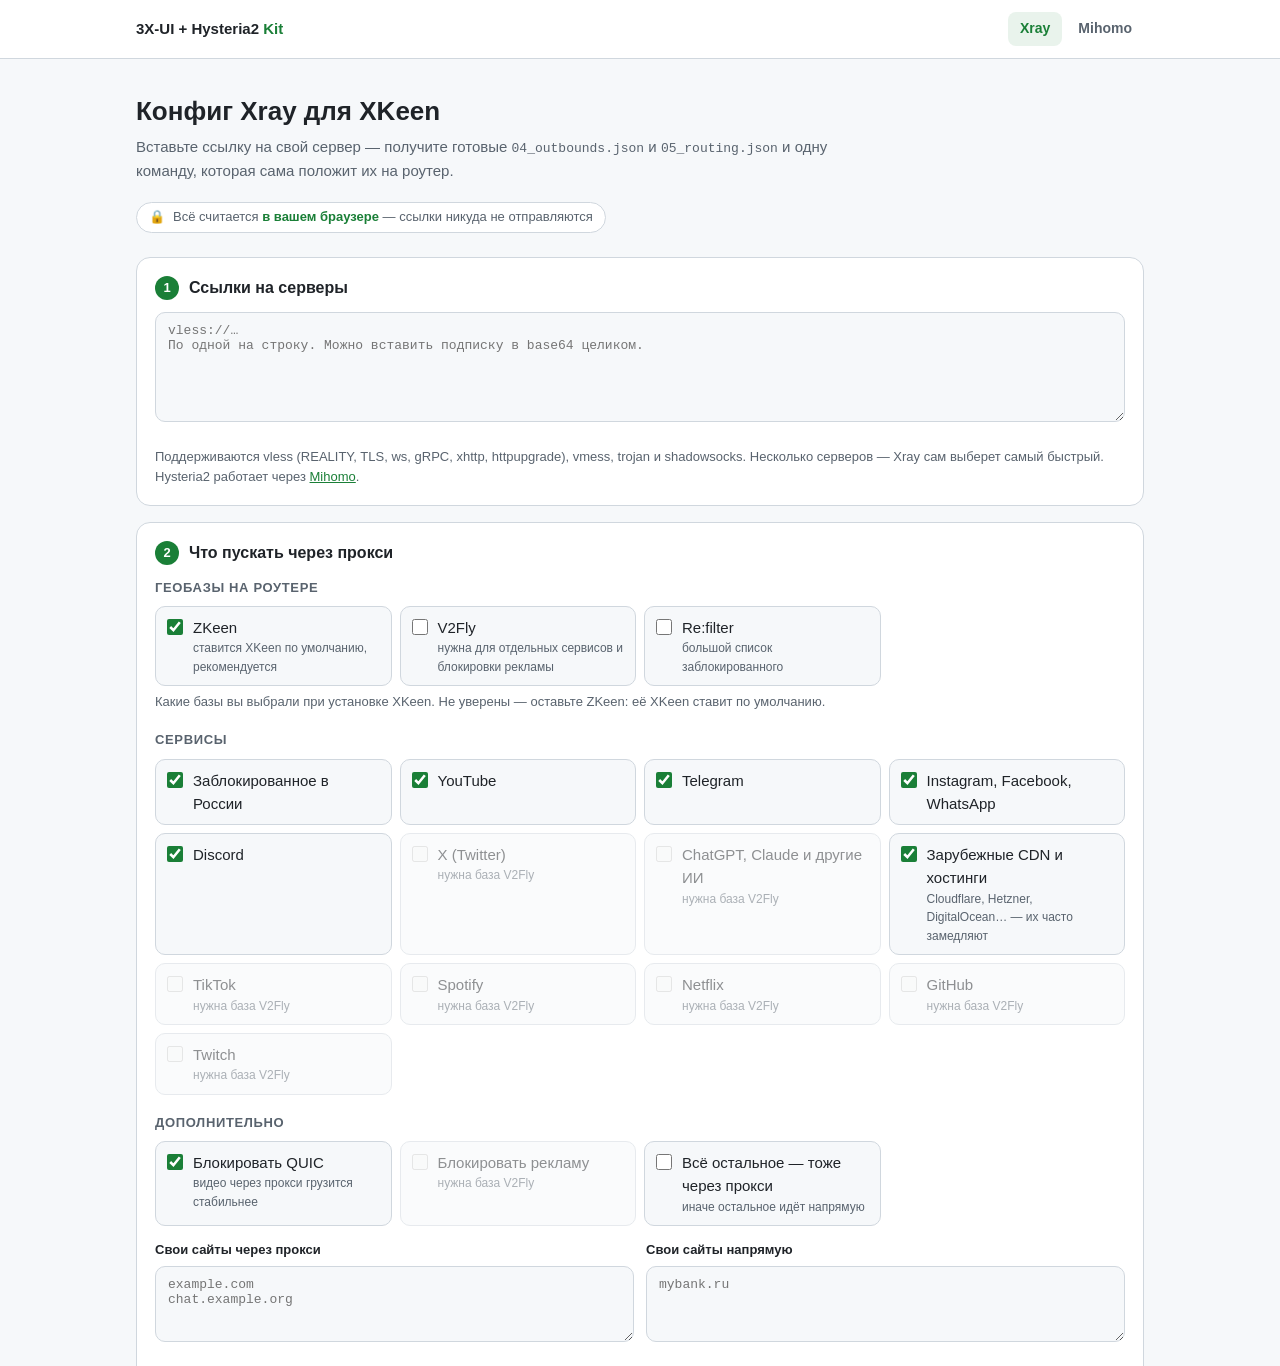
<file: tools/index.html>
<!DOCTYPE html>
<html lang="ru"><head><meta charset="utf-8"><title>Генераторы конфигов</title>
<meta http-equiv="refresh" content="0; url=xray/"></head>
<body><a href="xray/">Генератор Xray</a> · <a href="mihomo/">Генератор Mihomo</a></body></html>
</file>
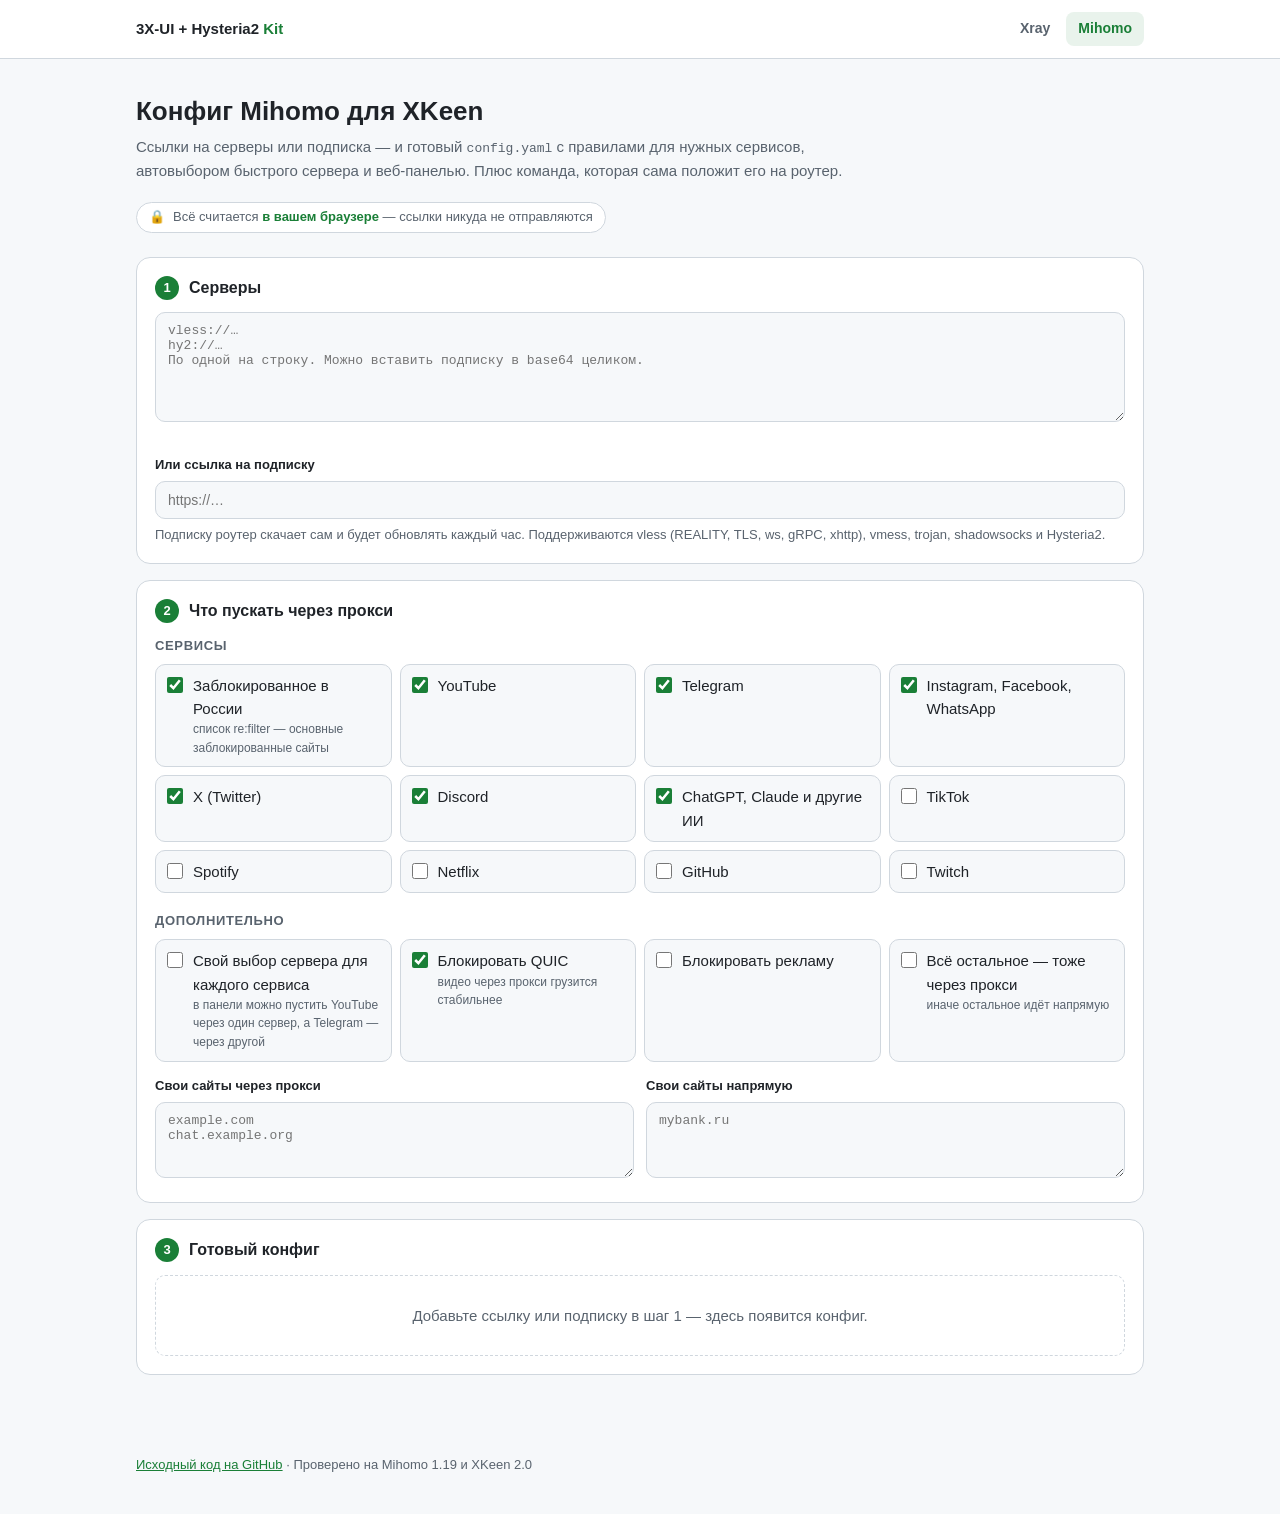
<file: tools/mihomo/index.html>
<!DOCTYPE html>
<html lang="ru">
<head>
<meta charset="utf-8">
<meta name="viewport" content="width=device-width, initial-scale=1">
<title>Генератор Mihomo для XKeen</title>
<meta name="description" content="Готовый config.yaml Mihomo для XKeen из ссылок vless, hy2, trojan, ss или подписки — прямо в браузере">
<link rel="icon" href="data:image/svg+xml,<svg xmlns='http://www.w3.org/2000/svg' viewBox='0 0 100 100'><text y='.9em' font-size='90'>🕶️</text></svg>">
<link rel="stylesheet" href="../lib/ui.css">
</head>
<body>
<header><div class="bar">
  <a class="brand" href="https://github.com/itsnotkubrick/Reality_Hysteria2">3X-UI + Hysteria2 <span>Kit</span></a>
  <nav><a href="../xray/">Xray</a><a class="on" href="../mihomo/">Mihomo</a></nav>
</div></header>

<main>
  <h1>Конфиг Mihomo для XKeen</h1>
  <p class="lead">Ссылки на серверы или подписка — и готовый <code>config.yaml</code> с правилами для нужных сервисов,
    автовыбором быстрого сервера и веб-панелью. Плюс команда, которая сама положит его на роутер.</p>
  <div class="privacy">🔒 <span>Всё считается <b>в вашем браузере</b> — ссылки никуда не отправляются</span></div>

  <section class="step">
    <h2><span class="num">1</span>Серверы</h2>
    <textarea id="links" class="mono" spellcheck="false" placeholder="vless://…&#10;hy2://…&#10;По одной на строку. Можно вставить подписку в base64 целиком."></textarea>
    <div class="parsed" id="parsed"></div>
    <label class="field" for="sub">Или ссылка на подписку</label>
    <input type="url" id="sub" class="mono" spellcheck="false" placeholder="https://…">
    <p class="hint">Подписку роутер скачает сам и будет обновлять каждый час. Поддерживаются vless (REALITY, TLS, ws, gRPC, xhttp),
      vmess, trojan, shadowsocks и Hysteria2.</p>
  </section>

  <section class="step">
    <h2><span class="num">2</span>Что пускать через прокси</h2>
    <div class="sub">Сервисы</div>
    <div class="grid" id="services"></div>
    <div class="sub">Дополнительно</div>
    <div class="grid">
      <label class="opt"><input type="checkbox" id="perService"><span>Свой выбор сервера для каждого сервиса<small>в панели можно пустить YouTube через один сервер, а Telegram — через другой</small></span></label>
      <label class="opt"><input type="checkbox" id="blockQuic" checked><span>Блокировать QUIC<small>видео через прокси грузится стабильнее</small></span></label>
      <label class="opt"><input type="checkbox" id="blockAds"><span>Блокировать рекламу</span></label>
      <label class="opt"><input type="checkbox" id="finalProxy"><span>Всё остальное — тоже через прокси<small>иначе остальное идёт напрямую</small></span></label>
    </div>
    <div class="two">
      <div><label class="field" for="proxyDomains">Свои сайты через прокси</label>
        <textarea id="proxyDomains" class="mono" rows="3" style="min-height:76px" placeholder="example.com&#10;chat.example.org"></textarea></div>
      <div><label class="field" for="directDomains">Свои сайты напрямую</label>
        <textarea id="directDomains" class="mono" rows="3" style="min-height:76px" placeholder="mybank.ru"></textarea></div>
    </div>
  </section>

  <section class="step">
    <h2><span class="num">3</span>Готовый конфиг</h2>
    <div id="result"><div class="empty">Добавьте ссылку или подписку в шаг 1 — здесь появится конфиг.</div></div>
  </section>
</main>
<footer><a href="https://github.com/itsnotkubrick/Reality_Hysteria2/tree/main/tools">Исходный код на GitHub</a> · Проверено на Mihomo 1.19 и XKeen 2.0</footer>

<script src="../lib/links.js"></script>
<script src="../lib/mihomo.js"></script>
<script src="../lib/ui.js"></script>
<script>
(function () {
  const { $, esc, store } = UI;
  const S = PM.MIHOMO_SERVICES;
  const saved = JSON.parse(store.get('mihomo') || '{}');
  // Секрет панели создаётся один раз на странице, чтобы не менялся при каждой правке.
  const secret = Array.from(crypto.getRandomValues(new Uint8Array(12)), (b) => b.toString(16).padStart(2, '0')).join('');
  let tab = 'cmd', yaml = '';

  $('#services').innerHTML = S.map((s) =>
    '<label class="opt"><input type="checkbox" name="svc" value="' + s.id + '"' +
    ((saved.services ? saved.services.includes(s.id) : s.on) ? ' checked' : '') + '>' +
    '<span>' + esc(s.label) + (s.hint ? '<small>' + esc(s.hint) + '</small>' : '') + '</span></label>').join('');
  ['perService', 'blockQuic', 'blockAds', 'finalProxy'].forEach((k) => { if (k in saved) $('#' + k).checked = saved[k]; });

  function opts() {
    return {
      services: Array.from(document.querySelectorAll('input[name=svc]:checked')).map((i) => i.value),
      subscription: /^https?:\/\/\S+$/.test($('#sub').value.trim()) ? $('#sub').value.trim() : '',
      perService: $('#perService').checked, blockQuic: $('#blockQuic').checked, blockAds: $('#blockAds').checked,
      finalProxy: $('#finalProxy').checked, proxyDomains: $('#proxyDomains').value, directDomains: $('#directDomains').value,
      secret,
    };
  }

  function show() {
    $('#out').textContent = tab === 'cmd' ? UI.routerCommand({ 'config.yaml': yaml }, '/opt/etc/mihomo', 'xkeen -mihomo') : yaml;
    $('#dl').style.display = tab === 'cmd' ? 'none' : '';
  }

  function render() {
    const o = opts();
    store.set('mihomo', JSON.stringify({ services: o.services, perService: o.perService, blockQuic: o.blockQuic, blockAds: o.blockAds, finalProxy: o.finalProxy }));
    const parsed = PM.parseText($('#links').value);
    UI.renderParsed($('#parsed'), parsed, []);
    let r = null, err = '';
    if (parsed.proxies.length || o.subscription) {
      try { r = PM.buildMihomo(parsed.proxies, o); } catch (e) { err = e.message; }
    }
    if ($('#sub').value.trim() && !o.subscription) err = 'Подписка должна начинаться с http:// или https://';
    if (!r) {
      yaml = '';
      $('#result').innerHTML = err ? '<div class="msg err">' + esc(err) + '</div>' : '<div class="empty">Добавьте ссылку или подписку в шаг 1 — здесь появится конфиг.</div>';
      return;
    }
    yaml = r.yaml;
    if (!$('#out')) {
      $('#result').innerHTML =
        '<div class="tabs" id="tabs"><button data-tab="cmd" class="on">Команда для роутера</button><button data-tab="yaml">config.yaml</button></div>' +
        '<div class="out"><pre class="code" id="out"></pre></div>' +
        '<div class="actions"><button class="btn" id="cp">Скопировать</button><button class="btn ghost" id="dl">Скачать config.yaml</button></div>' +
        '<ol class="how"><li>Подключитесь к роутеру: <code>ssh root@192.168.1.1 -p 222</code></li>' +
        '<li>Если XKeen сейчас работает на Xray, сначала выполните <code>xkeen -mihomo</code></li>' +
        '<li>Вставьте команду целиком и нажмите Enter — конфиг запишется, XKeen перезапустится.</li>' +
        '<li>Панель управления: <code>http://192.168.1.1:9090/ui</code>, секрет: <code id="sec"></code></li></ol>';
      UI.tabs($('#tabs'), (t) => { tab = t; show(); });
      $('#cp').onclick = (e) => UI.copy($('#out').textContent, e.target);
      $('#dl').onclick = () => UI.download('config.yaml', yaml);
    }
    $('#sec').textContent = secret;
    show();
  }

  document.addEventListener('input', render);
  document.addEventListener('change', render);
  render();
})();
</script>
</body>
</html>
</file>
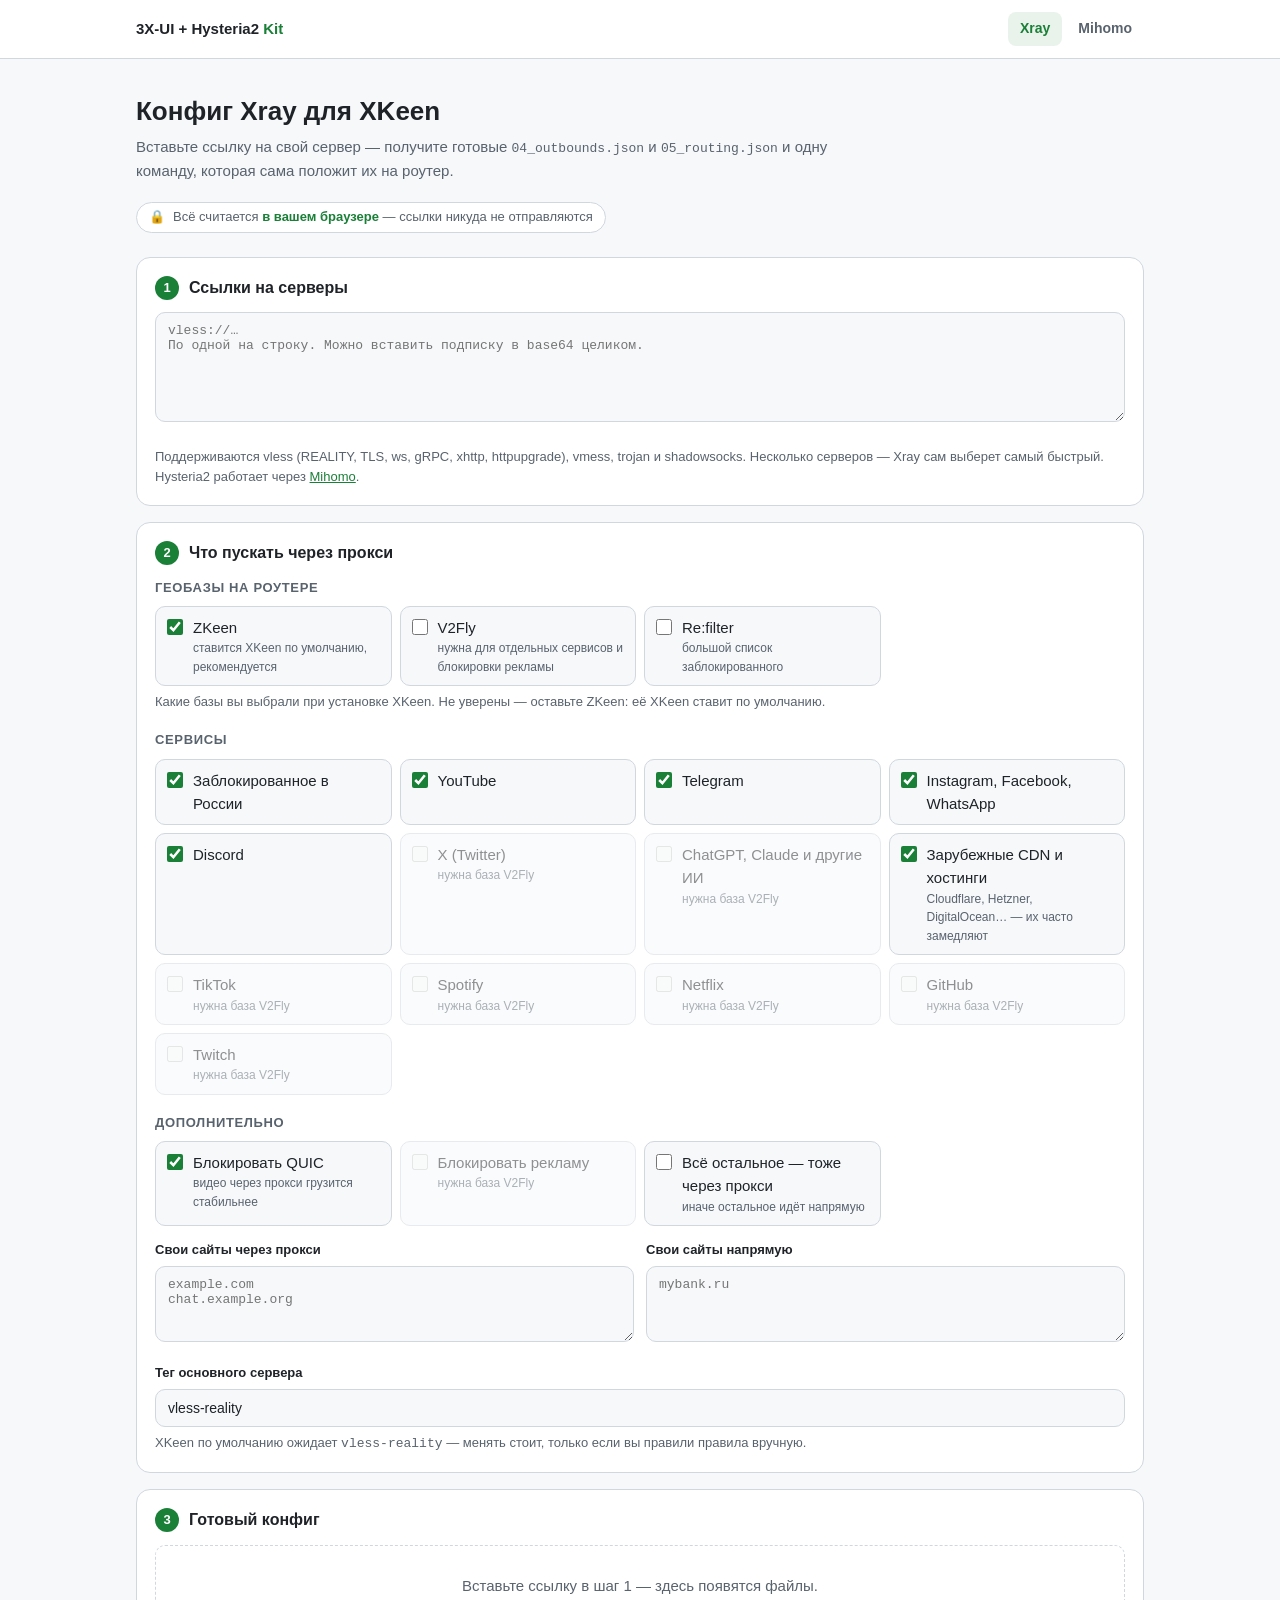
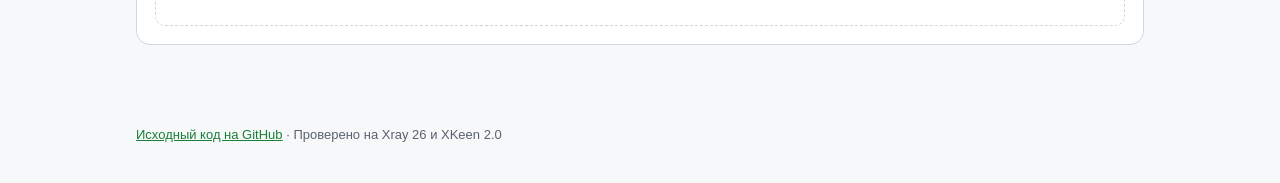
<file: tools/xray/index.html>
<!DOCTYPE html>
<html lang="ru">
<head>
<meta charset="utf-8">
<meta name="viewport" content="width=device-width, initial-scale=1">
<title>Генератор Xray для XKeen</title>
<meta name="description" content="Готовые 04_outbounds.json и 05_routing.json для XKeen из ссылки vless://, vmess://, trojan://, ss:// — прямо в браузере">
<link rel="icon" href="data:image/svg+xml,<svg xmlns='http://www.w3.org/2000/svg' viewBox='0 0 100 100'><text y='.9em' font-size='90'>🕶️</text></svg>">
<link rel="stylesheet" href="../lib/ui.css">
</head>
<body>
<header><div class="bar">
  <a class="brand" href="https://github.com/itsnotkubrick/Reality_Hysteria2">3X-UI + Hysteria2 <span>Kit</span></a>
  <nav><a class="on" href="../xray/">Xray</a><a href="../mihomo/">Mihomo</a></nav>
</div></header>

<main>
  <h1>Конфиг Xray для XKeen</h1>
  <p class="lead">Вставьте ссылку на свой сервер — получите готовые <code>04_outbounds.json</code> и <code>05_routing.json</code>
    и одну команду, которая сама положит их на роутер.</p>
  <div class="privacy">🔒 <span>Всё считается <b>в вашем браузере</b> — ссылки никуда не отправляются</span></div>

  <section class="step">
    <h2><span class="num">1</span>Ссылки на серверы</h2>
    <textarea id="links" class="mono" spellcheck="false" placeholder="vless://…&#10;По одной на строку. Можно вставить подписку в base64 целиком."></textarea>
    <div class="parsed" id="parsed"></div>
    <p class="hint">Поддерживаются vless (REALITY, TLS, ws, gRPC, xhttp, httpupgrade), vmess, trojan и shadowsocks.
      Несколько серверов — Xray сам выберет самый быстрый. Hysteria2 работает через <a href="../mihomo/">Mihomo</a>.</p>
  </section>

  <section class="step">
    <h2><span class="num">2</span>Что пускать через прокси</h2>
    <div class="sub">Геобазы на роутере</div>
    <div class="grid" id="bases"></div>
    <p class="hint">Какие базы вы выбрали при установке XKeen. Не уверены — оставьте ZKeen: её XKeen ставит по умолчанию.</p>
    <div class="sub">Сервисы</div>
    <div class="grid" id="services"></div>
    <div class="sub">Дополнительно</div>
    <div class="grid">
      <label class="opt"><input type="checkbox" id="blockQuic" checked><span>Блокировать QUIC<small>видео через прокси грузится стабильнее</small></span></label>
      <label class="opt" id="adsOpt"><input type="checkbox" id="blockAds"><span>Блокировать рекламу<small>нужна база V2Fly</small></span></label>
      <label class="opt"><input type="checkbox" id="finalProxy"><span>Всё остальное — тоже через прокси<small>иначе остальное идёт напрямую</small></span></label>
    </div>
    <div class="two">
      <div><label class="field" for="proxyDomains">Свои сайты через прокси</label>
        <textarea id="proxyDomains" class="mono" rows="3" style="min-height:76px" placeholder="example.com&#10;chat.example.org"></textarea></div>
      <div><label class="field" for="directDomains">Свои сайты напрямую</label>
        <textarea id="directDomains" class="mono" rows="3" style="min-height:76px" placeholder="mybank.ru"></textarea></div>
    </div>
    <label class="field" for="tag">Тег основного сервера</label>
    <input type="text" id="tag" value="vless-reality" spellcheck="false">
    <p class="hint">XKeen по умолчанию ожидает <code>vless-reality</code> — менять стоит, только если вы правили правила вручную.</p>
  </section>

  <section class="step">
    <h2><span class="num">3</span>Готовый конфиг</h2>
    <div id="result"><div class="empty">Вставьте ссылку в шаг 1 — здесь появятся файлы.</div></div>
  </section>
</main>
<footer><a href="https://github.com/itsnotkubrick/Reality_Hysteria2/tree/main/tools">Исходный код на GitHub</a> · Проверено на Xray 26 и XKeen 2.0</footer>

<script src="../lib/links.js"></script>
<script src="../lib/xray.js"></script>
<script src="../lib/ui.js"></script>
<script>
(function () {
  const { $, esc, store } = UI;
  const S = PM.XRAY_SERVICES, B = PM.XRAY_BASES;
  const saved = JSON.parse(store.get('xray') || '{}');
  let tab = 'cmd', files = null;

  $('#bases').innerHTML = Object.keys(B).map((k) =>
    '<label class="opt"><input type="checkbox" name="base" value="' + k + '"' + ((saved.bases || ['zkeen']).includes(k) ? ' checked' : '') + '>' +
    '<span>' + esc(B[k].label) + '<small>' + esc(B[k].hint) + '</small></span></label>').join('');
  $('#services').innerHTML = S.map((s) =>
    '<label class="opt" data-svc="' + s.id + '"><input type="checkbox" name="svc" value="' + s.id + '"' +
    ((saved.services ? saved.services.includes(s.id) : s.on) ? ' checked' : '') + '>' +
    '<span>' + esc(s.label) + '<small>' + esc(s.hint || '') + '</small></span></label>').join('');
  ['blockQuic', 'blockAds', 'finalProxy'].forEach((k) => { if (k in saved) $('#' + k).checked = saved[k]; });
  if (saved.tag) $('#tag').value = saved.tag;

  function opts() {
    const checked = (n) => Array.from(document.querySelectorAll('input[name=' + n + ']:checked')).map((i) => i.value);
    return {
      bases: checked('base'), services: checked('svc'), tag: $('#tag').value.trim() || 'vless-reality',
      blockQuic: $('#blockQuic').checked, blockAds: $('#blockAds').checked, finalProxy: $('#finalProxy').checked,
      proxyDomains: $('#proxyDomains').value, directDomains: $('#directDomains').value,
    };
  }

  function syncAvailability(o) {
    S.forEach((s) => {
      const el = document.querySelector('[data-svc="' + s.id + '"]');
      const ok = PM.xrayServiceAvailable(s, o.bases);
      const box = el.querySelector('input');
      // Без нужной базы галочку снимаем, но помним выбор — вернём, когда база появится.
      if (!ok && !box.disabled) { box.dataset.want = box.checked ? '1' : ''; box.checked = false; }
      if (ok && box.disabled) box.checked = box.dataset.want === '1';
      el.classList.toggle('off', !ok);
      box.disabled = !ok;
      const need = Object.keys(B).filter((b) => s[b]).map((b) => B[b].label).join(' или ');
      el.querySelector('small').textContent = ok ? (s.hint || '') : 'нужна база ' + need;
    });
    const ads = o.bases.includes('v2fly');
    if (!ads && !$('#blockAds').disabled) { $('#blockAds').dataset.want = $('#blockAds').checked ? '1' : ''; $('#blockAds').checked = false; }
    if (ads && $('#blockAds').disabled) $('#blockAds').checked = $('#blockAds').dataset.want === '1';
    $('#adsOpt').classList.toggle('off', !ads);
    $('#blockAds').disabled = !ads;
  }

  function show() {
    if (!files) return;
    const names = Object.keys(files);
    const body = tab === 'cmd'
      ? UI.routerCommand(files, '/opt/etc/xray/configs', 'xkeen -xray')
      : files[tab];
    $('#out').textContent = body;
    $('#dl').style.display = tab === 'cmd' ? 'none' : '';
    $('#how').style.display = tab === 'cmd' ? '' : 'none';
    return names;
  }

  function render() {
    syncAvailability(opts());
    const o = opts();
    store.set('xray', JSON.stringify({ bases: o.bases, services: o.services, tag: o.tag, blockQuic: o.blockQuic, blockAds: o.blockAds, finalProxy: o.finalProxy }));
    const parsed = PM.parseText($('#links').value);
    let r = null, err = '';
    if (parsed.proxies.length) {
      try { r = PM.buildXray(parsed.proxies, o); } catch (e) { err = e.message; }
    }
    UI.renderParsed($('#parsed'), parsed, r ? r.skipped : []);
    if (!r) {
      files = null;
      $('#result').innerHTML = err ? '<div class="msg err">' + esc(err) + '</div>' : '<div class="empty">Вставьте ссылку в шаг 1 — здесь появятся файлы.</div>';
      return;
    }
    files = {};
    Object.keys(r.files).forEach((n) => { files[n] = JSON.stringify(r.files[n], null, 2) + '\n'; });
    if (!$('#out')) {
      $('#result').innerHTML =
        '<div class="tabs" id="tabs"><button data-tab="cmd" class="on">Команда для роутера</button>' +
        '<button data-tab="04_outbounds.json">04_outbounds.json</button><button data-tab="05_routing.json">05_routing.json</button></div>' +
        '<div class="out"><pre class="code" id="out"></pre></div>' +
        '<div class="actions"><button class="btn" id="cp">Скопировать</button><button class="btn ghost" id="dl">Скачать файл</button></div>' +
        '<ol class="how" id="how"><li>Подключитесь к роутеру: <code>ssh root@192.168.1.1 -p 222</code></li>' +
        '<li>Вставьте команду целиком и нажмите Enter — файлы запишутся, XKeen перезапустится.</li>' +
        '<li>Готово. Проверить: <code>xkeen -status</code></li></ol><div id="note"></div>';
      UI.tabs($('#tabs'), (t) => { tab = t; show(); });
      $('#cp').onclick = (e) => UI.copy($('#out').textContent, e.target);
      $('#dl').onclick = () => UI.download(tab, files[tab]);
    }
    show();
    const notes = [];
    if (r.count > 1) notes.push('Серверов: ' + r.count + '. Xray будет каждую минуту проверять их и выбирать самый быстрый.');
    if (r.skipped.length) notes.push('Пропущено: ' + r.skipped.map((s) => s.name + ' — ' + s.error).join('; '));
    $('#note').innerHTML = notes.map((n) => '<div class="msg warn">' + esc(n) + '</div>').join('');
  }

  document.addEventListener('input', render);
  document.addEventListener('change', render);
  render();
})();
</script>
</body>
</html>
</file>
<file: tools/lib/ui.css>
:root {
  --bg: #0d1117; --panel: #161b22; --panel2: #1c2330; --line: #30363d; --text: #e6edf3; --muted: #8b949e;
  --acc: #3fb950; --acc-bg: #3fb95022; --acc-ink: #0d1117; --warn: #d29922; --err: #f85149; --code: #7ee787;
  color-scheme: dark;
}
@media (prefers-color-scheme: light) {
  :root:not([data-theme="dark"]) {
    --bg: #f6f8fa; --panel: #ffffff; --panel2: #f0f3f6; --line: #d0d7de; --text: #1f2328; --muted: #59636e;
    --acc: #1a7f37; --acc-bg: #1a7f3718; --acc-ink: #ffffff; --warn: #9a6700; --err: #cf222e; --code: #116329;
    color-scheme: light;
  }
}
* { box-sizing: border-box; }
body { margin: 0; background: var(--bg); color: var(--text); font: 15px/1.55 Inter, -apple-system, "Segoe UI", Roboto, sans-serif; }
a { color: var(--acc); }
code, pre, textarea.mono { font-family: "JetBrains Mono", ui-monospace, SFMono-Regular, Menlo, Consolas, monospace; font-size: 13px; }

header { border-bottom: 1px solid var(--line); background: var(--panel); }
.bar { max-width: 1040px; margin: 0 auto; padding: 12px 16px; display: flex; gap: 16px; align-items: center; flex-wrap: wrap; }
.brand { font-weight: 800; color: var(--text); text-decoration: none; }
.brand span { color: var(--acc); }
nav { display: flex; gap: 4px; margin-left: auto; }
nav a { padding: 6px 12px; border-radius: 8px; color: var(--muted); text-decoration: none; font-weight: 600; font-size: 14px; }
nav a.on { background: var(--acc-bg); color: var(--acc); }

main { max-width: 1040px; margin: 0 auto; padding: 24px 16px 64px; }
h1 { font-size: 26px; margin: 8px 0 4px; }
.lead { color: var(--muted); margin: 0 0 20px; max-width: 720px; }
.privacy { display: inline-flex; gap: 8px; align-items: center; font-size: 13px; color: var(--muted); background: var(--panel); border: 1px solid var(--line); border-radius: 999px; padding: 4px 12px; margin-bottom: 24px; }
.privacy b { color: var(--acc); }

section.step { background: var(--panel); border: 1px solid var(--line); border-radius: 14px; padding: 18px; margin-bottom: 16px; }
.step h2 { font-size: 16px; margin: 0 0 12px; display: flex; gap: 10px; align-items: center; }
.num { width: 24px; height: 24px; border-radius: 50%; background: var(--acc); color: var(--acc-ink); display: inline-grid; place-items: center; font-size: 13px; font-weight: 800; flex: none; }
.hint { color: var(--muted); font-size: 13px; margin: 6px 0 0; }

textarea, input[type=text], input[type=url] {
  width: 100%; background: var(--bg); color: var(--text); border: 1px solid var(--line); border-radius: 10px; padding: 10px 12px; font-size: 14px;
}
textarea { resize: vertical; min-height: 110px; }
textarea:focus, input:focus { outline: 2px solid var(--acc); outline-offset: -1px; border-color: transparent; }
label.field { display: block; font-size: 13px; font-weight: 600; margin: 14px 0 6px; }

.parsed { display: flex; flex-wrap: wrap; gap: 8px; margin-top: 12px; }
.chip { display: inline-flex; gap: 8px; align-items: center; background: var(--panel2); border: 1px solid var(--line); border-radius: 8px; padding: 5px 10px; font-size: 13px; max-width: 100%; }
.chip .p { font-weight: 700; color: var(--acc); text-transform: uppercase; font-size: 11px; letter-spacing: .04em; }
.chip .s { color: var(--muted); overflow: hidden; text-overflow: ellipsis; white-space: nowrap; }
.chip.bad { border-color: var(--err); }
.chip.bad .p { color: var(--err); }
.chip.skip { border-color: var(--warn); }
.chip.skip .p { color: var(--warn); }

.grid { display: grid; grid-template-columns: repeat(auto-fill, minmax(230px, 1fr)); gap: 8px; }
.opt { display: flex; gap: 10px; align-items: flex-start; padding: 9px 11px; border: 1px solid var(--line); border-radius: 10px; cursor: pointer; background: var(--bg); }
.opt:hover { border-color: var(--muted); }
.opt input { margin: 3px 0 0; accent-color: var(--acc); width: 16px; height: 16px; flex: none; }
.opt small { display: block; color: var(--muted); font-size: 12px; }
.opt.off { opacity: .5; cursor: not-allowed; }
.sub { font-size: 13px; font-weight: 700; color: var(--muted); text-transform: uppercase; letter-spacing: .05em; margin: 18px 0 8px; }
.sub:first-of-type { margin-top: 0; }
.two { display: grid; grid-template-columns: 1fr 1fr; gap: 12px; }
@media (max-width: 640px) { .two { grid-template-columns: 1fr; } }

.tabs { display: flex; gap: 4px; flex-wrap: wrap; border-bottom: 1px solid var(--line); margin-bottom: 12px; }
.tabs button { background: none; border: 0; color: var(--muted); padding: 8px 12px; font: inherit; font-weight: 600; font-size: 14px; cursor: pointer; border-bottom: 2px solid transparent; margin-bottom: -1px; }
.tabs button.on { color: var(--text); border-bottom-color: var(--acc); }
.out { position: relative; }
pre.code { margin: 0; background: var(--bg); border: 1px solid var(--line); border-radius: 10px; padding: 14px; overflow: auto; max-height: 460px; color: var(--code); white-space: pre; }
.actions { display: flex; gap: 8px; flex-wrap: wrap; margin-top: 10px; }
button.btn { background: var(--acc); color: var(--acc-ink); border: 0; border-radius: 9px; padding: 9px 16px; font: inherit; font-weight: 700; font-size: 14px; cursor: pointer; }
button.btn.ghost { background: var(--panel2); color: var(--text); border: 1px solid var(--line); }
button.btn:disabled { opacity: .45; cursor: not-allowed; }
.msg { font-size: 13px; margin-top: 10px; }
.msg.err { color: var(--err); }
.msg.warn { color: var(--warn); }
.empty { color: var(--muted); padding: 28px; text-align: center; border: 1px dashed var(--line); border-radius: 10px; }
ol.how { margin: 12px 0 0; padding-left: 20px; color: var(--muted); font-size: 14px; }
ol.how li { margin: 4px 0; }
ol.how code { color: var(--text); background: var(--panel2); padding: 1px 5px; border-radius: 5px; }
footer { max-width: 1040px; margin: 0 auto; padding: 0 16px 40px; color: var(--muted); font-size: 13px; }
</file>
